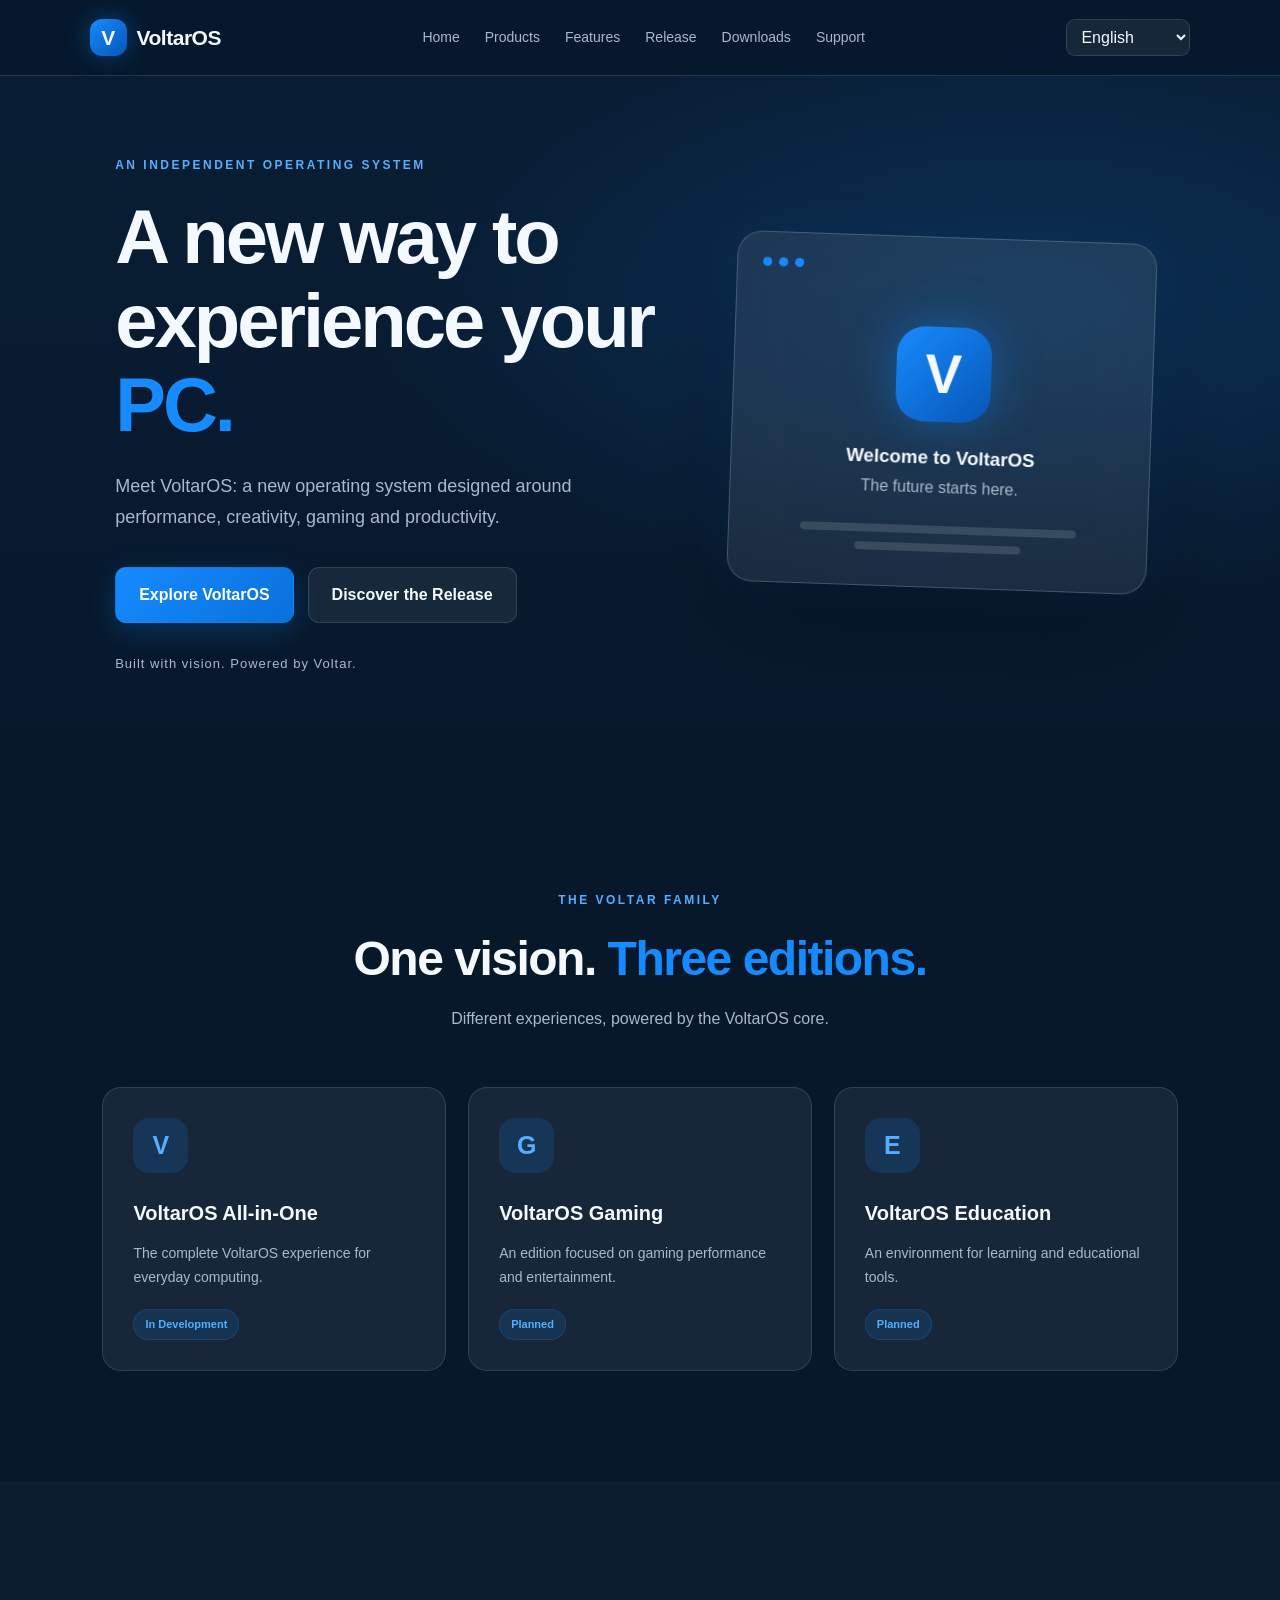
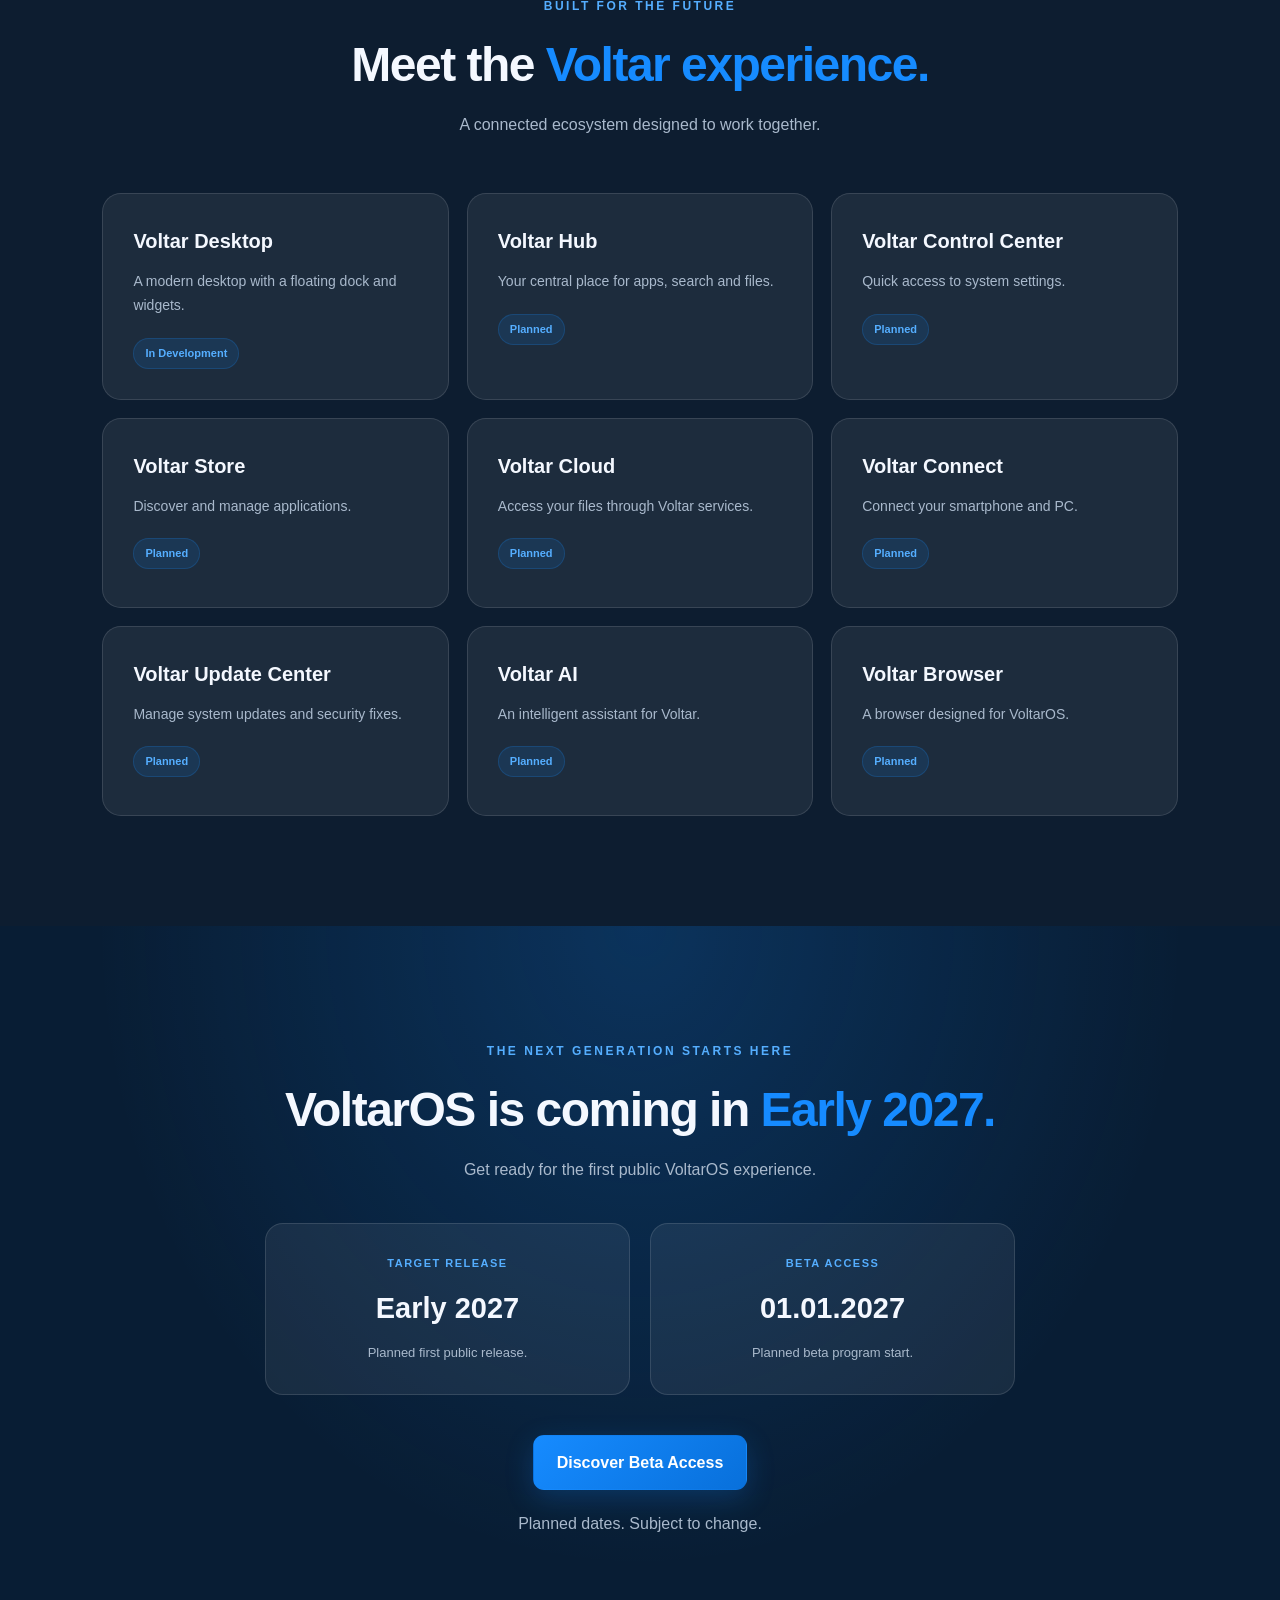
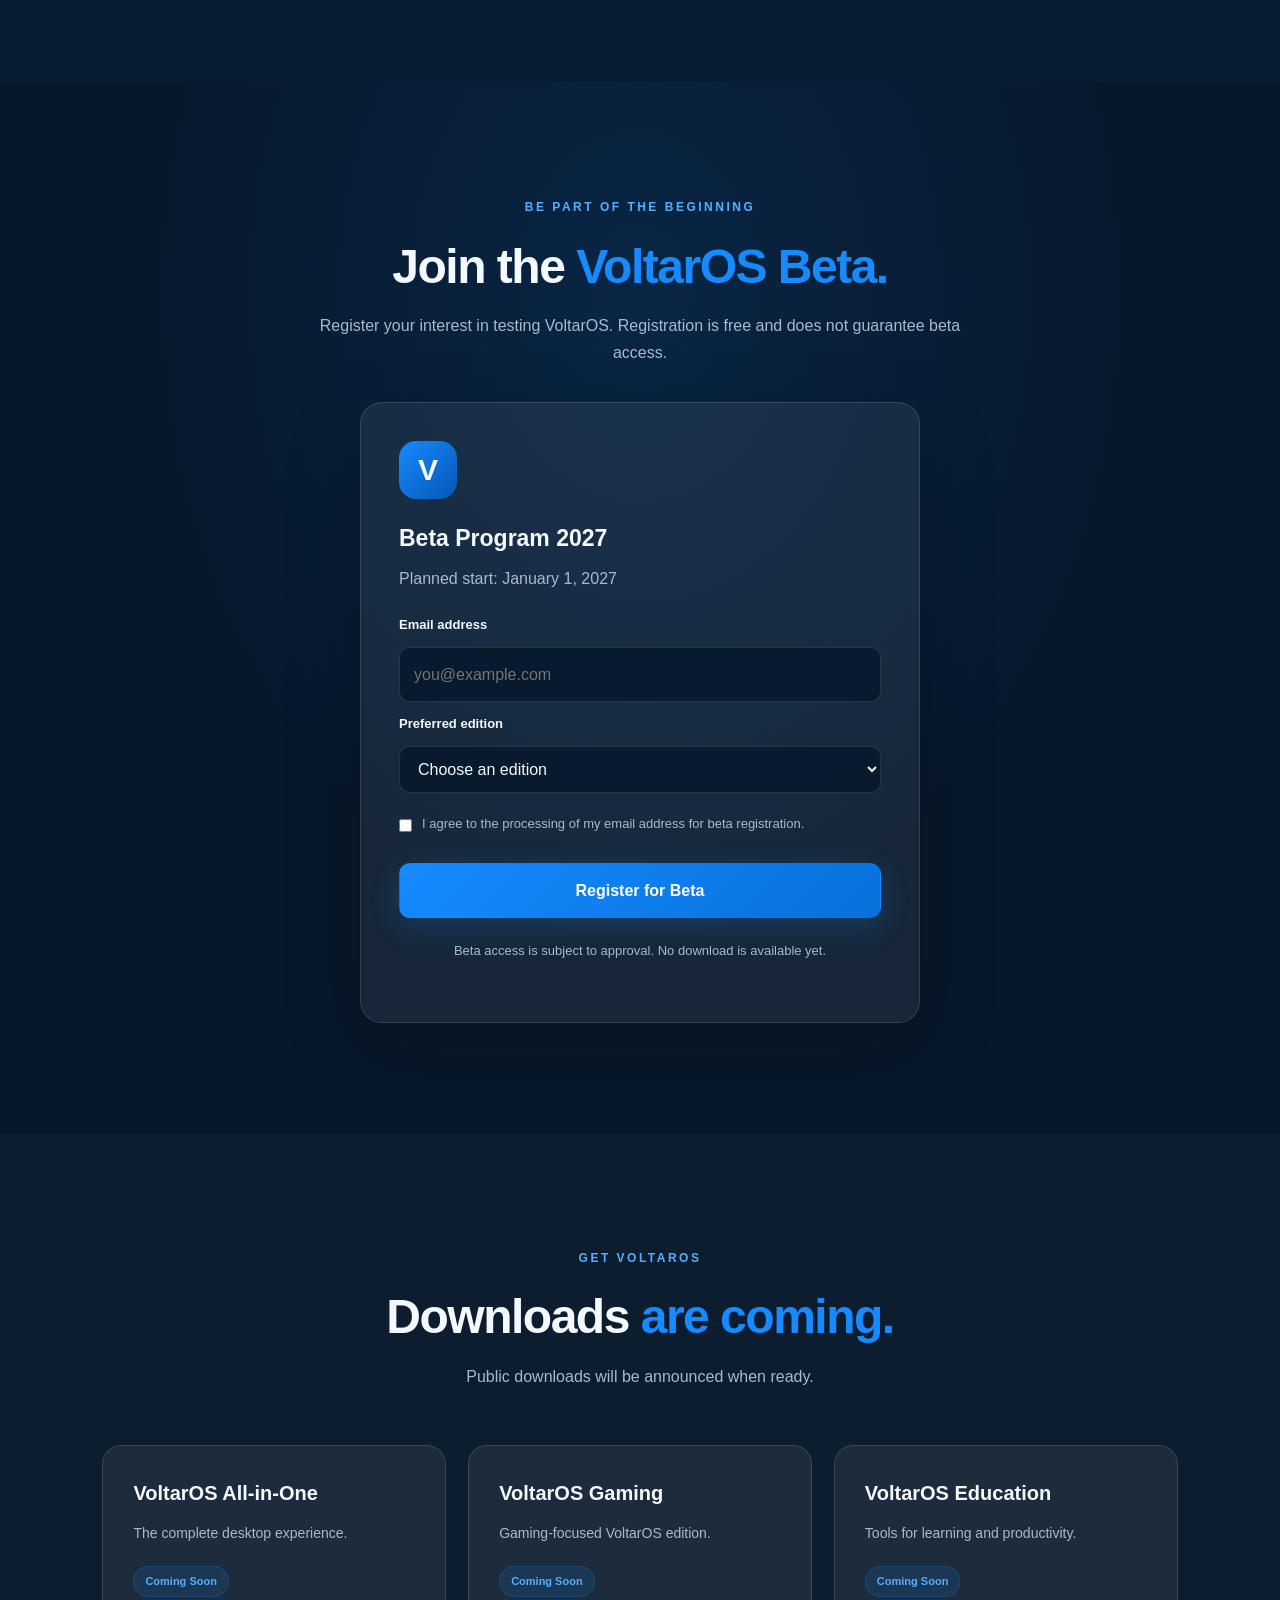
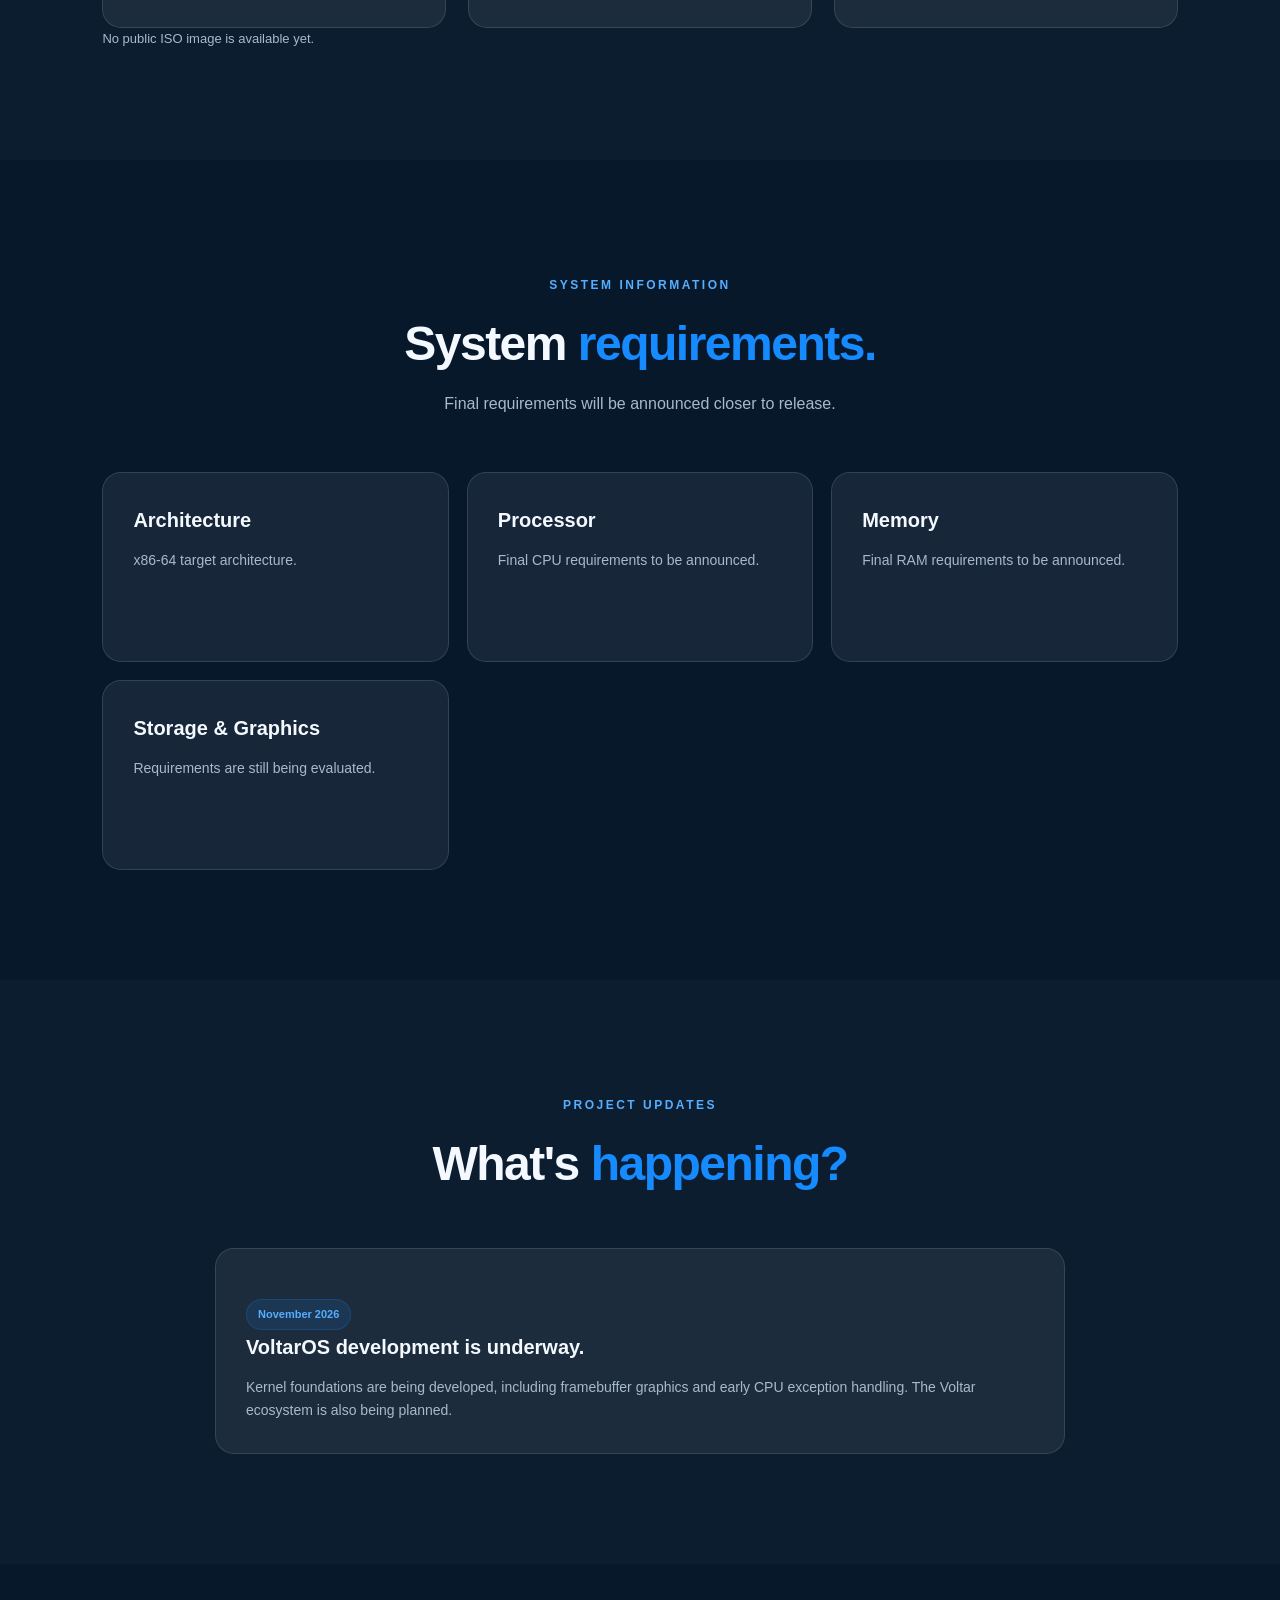
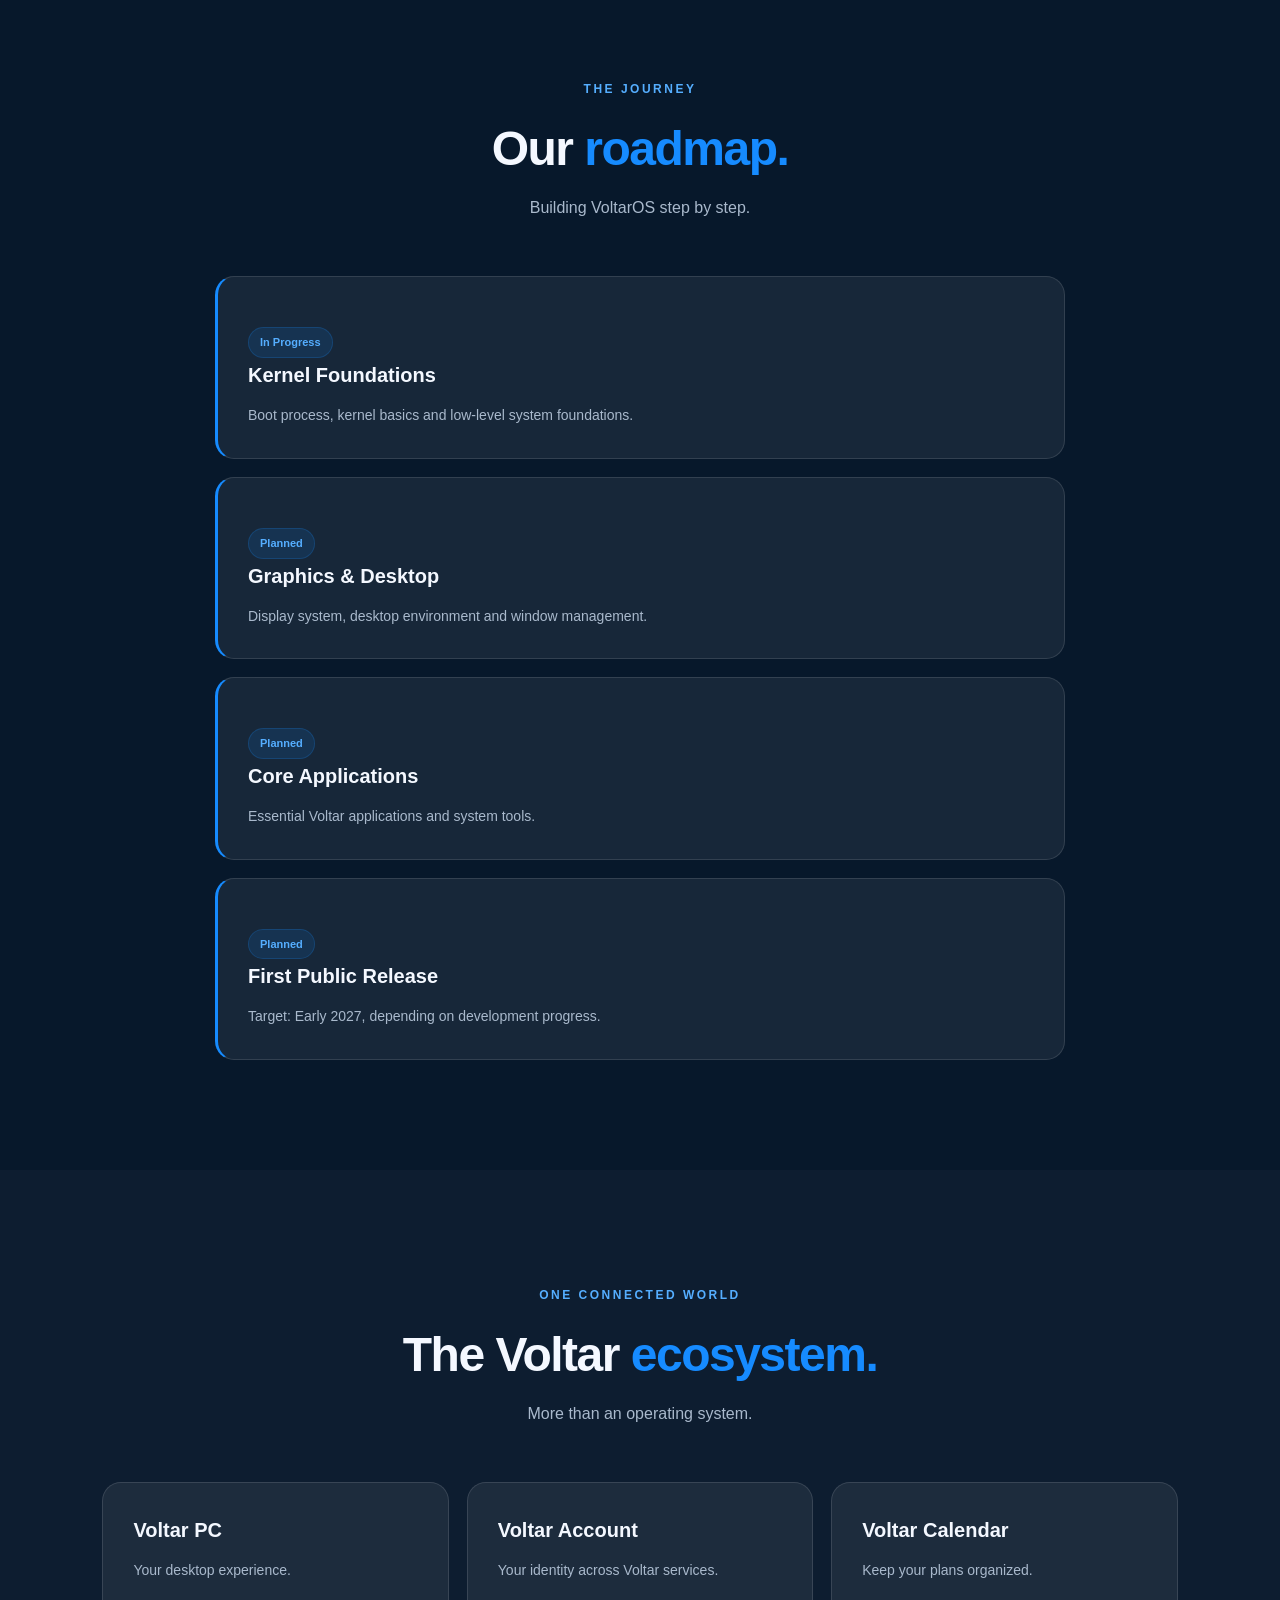
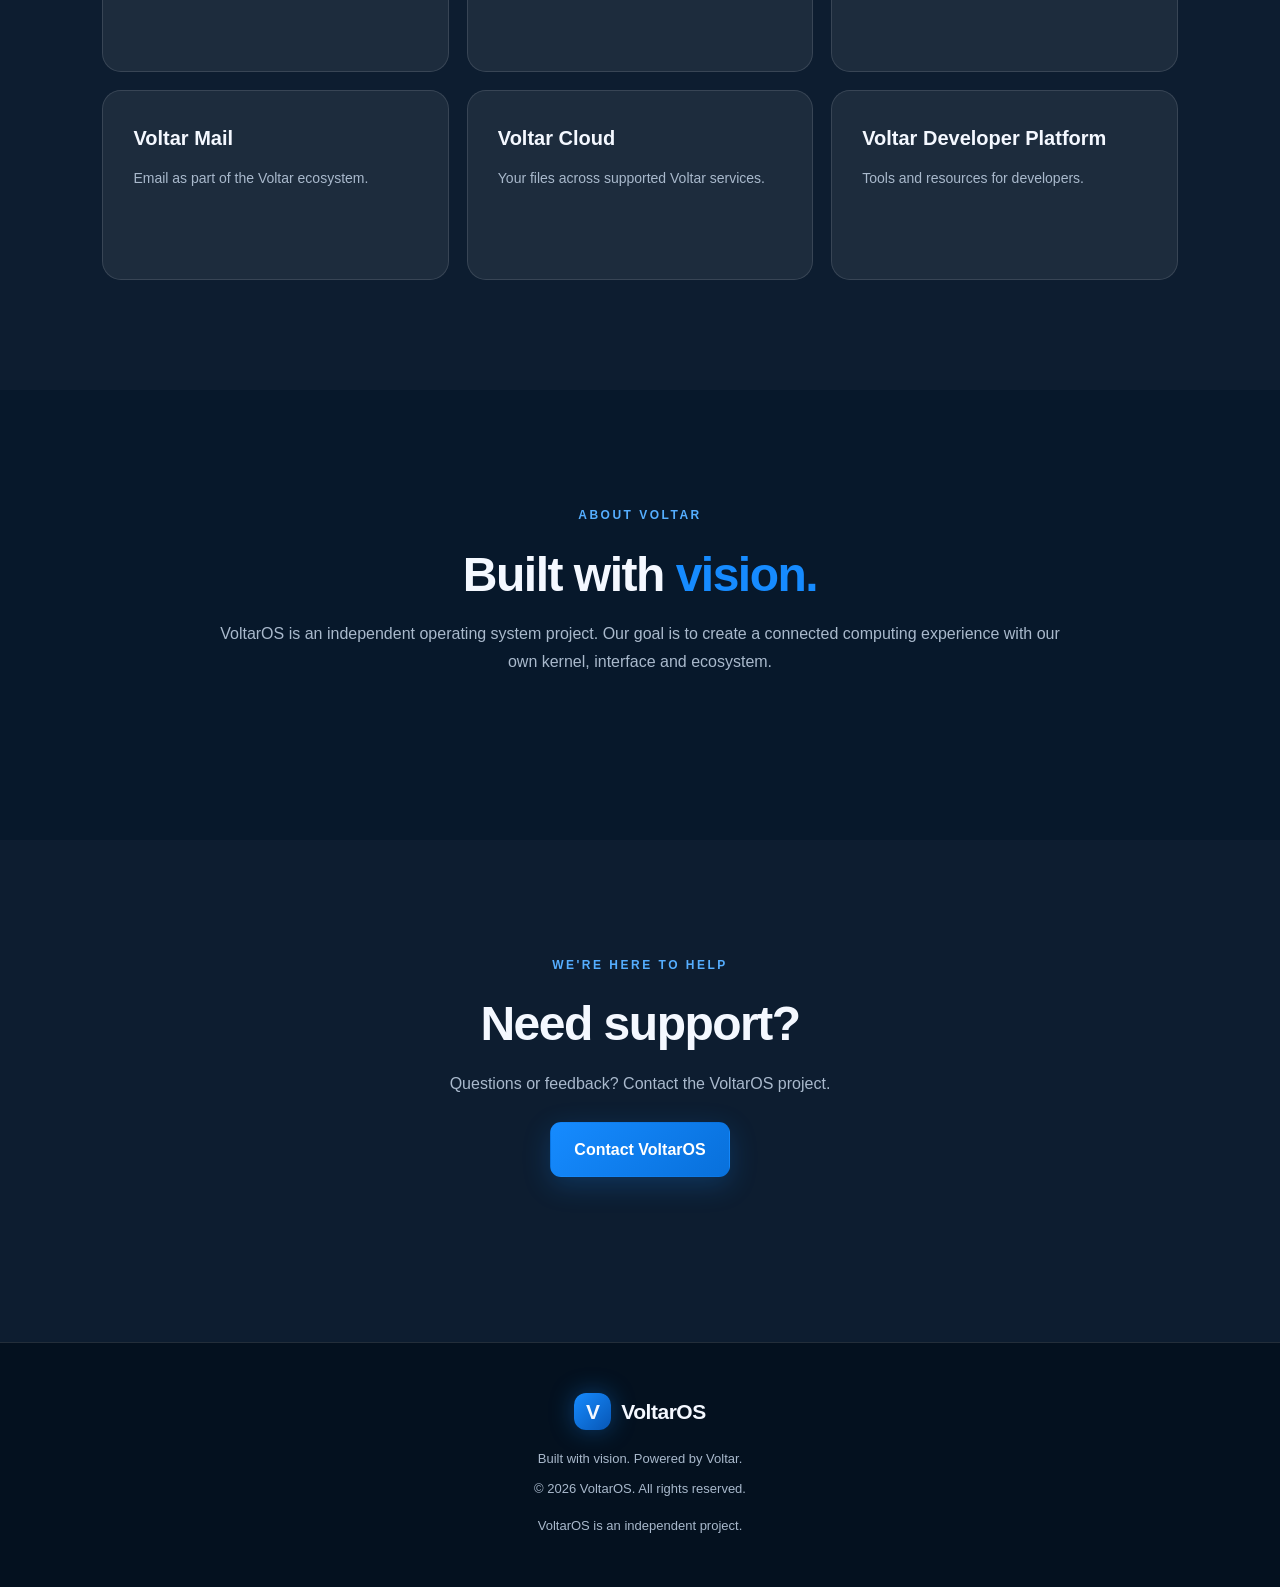
<file: index.html>
<!DOCTYPE html>
<html lang="en">
<head>
    <meta charset="UTF-8">
    <meta name="viewport" content="width=device-width, initial-scale=1.0">
    <meta name="theme-color" content="#07182B">
    <meta name="description" content="VoltarOS — A new way to experience your PC. An independent operating system built with vision.">
    <title>VoltarOS — A New Way to Experience Your PC</title>
    <link rel="stylesheet" href="style.css">
    <style>
        .website-check {
            position: absolute !important;
            left: -10000px !important;
            top: auto !important;
            width: 1px !important;
            height: 1px !important;
            overflow: hidden !important;
        }
    </style>
</head>
<body>

<header class="navbar">
    <a href="#home" class="logo">
        <span class="logo-mark">V</span>
        <span>VoltarOS</span>
    </a>

    <nav class="nav-links">
        <a href="#home" data-i18n="navHome">Home</a>
        <a href="#products" data-i18n="navProducts">Products</a>
        <a href="#features" data-i18n="navFeatures">Features</a>
        <a href="#release" data-i18n="navRelease">Release</a>
        <a href="#downloads" data-i18n="navDownloads">Downloads</a>
        <a href="#support" data-i18n="navSupport">Support</a>
    </nav>

    <select id="language" aria-label="Select language">
        <option value="en">English</option>
        <option value="de">Deutsch</option>
        <option value="fr">Français</option>
        <option value="es">Español</option>
        <option value="it">Italiano</option>
        <option value="nl">Nederlands</option>
        <option value="pl">Polski</option>
        <option value="tr">Türkçe</option>
        <option value="pt">Português</option>
        <option value="zh">中文</option>
    </select>
</header>

<main>
<section class="hero" id="home">
    <div class="hero-content">
        <span class="eyebrow" data-i18n="heroEyebrow">AN INDEPENDENT OPERATING SYSTEM</span>
        <h1>A new way to experience your <span>PC.</span></h1>
        <p data-i18n="heroText">Meet VoltarOS: a new operating system designed around performance, creativity, gaming and productivity.</p>
        <div class="hero-buttons">
            <a href="#products" class="button primary" data-i18n="heroButton1">Explore VoltarOS</a>
            <a href="#release" class="button secondary" data-i18n="heroButton2">Discover the Release</a>
        </div>
        <p class="hero-note">Built with vision. Powered by Voltar.</p>
    </div>
    <div class="hero-visual">
        <div class="glass-window">
            <div class="window-top"><span></span><span></span><span></span></div>
            <div class="window-logo">V</div>
            <h3>Welcome to VoltarOS</h3>
            <p>The future starts here.</p>
            <div class="visual-line"></div>
            <div class="visual-line short"></div>
        </div>
    </div>
</section>

<section class="section" id="products">
    <div class="section-heading">
        <span class="eyebrow">THE VOLTAR FAMILY</span>
        <h2>One vision. <span>Three editions.</span></h2>
        <p data-i18n="productsText">Different experiences, powered by the VoltarOS core.</p>
    </div>
    <div class="product-grid">
        <article class="product-card">
            <div class="product-icon">V</div>
            <h3>VoltarOS All-in-One</h3>
            <p data-i18n="allInOneText">The complete VoltarOS experience for everyday computing, creativity and productivity.</p>
            <span class="status">In Development</span>
        </article>
        <article class="product-card">
            <div class="product-icon">G</div>
            <h3>VoltarOS Gaming</h3>
            <p data-i18n="gamingText">An edition focused on gaming performance, game management and entertainment.</p>
            <span class="status">Planned</span>
        </article>
        <article class="product-card">
            <div class="product-icon">E</div>
            <h3>VoltarOS Education</h3>
            <p data-i18n="educationText">A focused environment for learning, schoolwork and educational tools.</p>
            <span class="status">Planned</span>
        </article>
    </div>
</section>

<section class="section alternate" id="features">
    <div class="section-heading">
        <span class="eyebrow">BUILT FOR THE FUTURE</span>
        <h2>Meet the <span>Voltar experience.</span></h2>
        <p data-i18n="featuresText">A connected ecosystem designed to work together.</p>
    </div>
    <div class="feature-grid">
        <article class="feature"><h3>Voltar Desktop</h3><p data-i18n="desktopText">A modern desktop with a floating dock, widgets and a clean workspace.</p><span class="status">In Development</span></article>
        <article class="feature"><h3>Voltar Hub</h3><p data-i18n="hubText">Your central place for apps, search, recent files and system information.</p><span class="status">Planned</span></article>
        <article class="feature"><h3>Voltar Control Center</h3><p data-i18n="controlText">Quick access to connectivity, brightness, sound and system settings.</p><span class="status">Planned</span></article>
        <article class="feature"><h3>Voltar Store</h3><p data-i18n="storeText">Discover and manage applications in one central place.</p><span class="status">Planned</span></article>
        <article class="feature"><h3>Voltar Cloud</h3><p data-i18n="cloudText">Your files and data, accessible across supported Voltar services.</p><span class="status">Planned</span></article>
        <article class="feature"><h3>Voltar Connect</h3><p data-i18n="connectText">Connect your smartphone and PC to share files, notifications and more.</p><span class="status">Planned</span></article>
        <article class="feature"><h3>Voltar Update Center</h3><p data-i18n="updateText">Manage system updates, improvements and security fixes.</p><span class="status">Planned</span></article>
        <article class="feature"><h3>Voltar AI</h3><p data-i18n="aiText">An intelligent assistant planned for the Voltar ecosystem.</p><span class="status">Planned</span></article>
        <article class="feature"><h3>Voltar Browser</h3><p data-i18n="browserText">A browser experience designed to fit naturally into VoltarOS.</p><span class="status">Planned</span></article>
    </div>
</section>

<section class="release-section" id="release">
    <span class="eyebrow">THE NEXT GENERATION STARTS HERE</span>
    <h2>VoltarOS is coming in <span>Early 2027.</span></h2>
    <p data-i18n="releaseText">The journey is underway. Get ready for the first public VoltarOS experience.</p>
    <div class="release-grid">
        <div class="release-card"><span class="release-label">TARGET RELEASE</span><strong>Early 2027</strong><p>Planned first public release.</p></div>
        <div class="release-card"><span class="release-label">BETA ACCESS</span><strong>01.01.2027</strong><p>Planned beta program start.</p></div>
    </div>
    <a href="#beta" class="button primary">Discover Beta Access</a>
    <p class="release-disclaimer" data-i18n="dateDisclaimer">Planned dates. Subject to development progress and change.</p>
</section>

<section class="beta-section" id="beta">
    <span class="eyebrow">BE PART OF THE BEGINNING</span>
    <h2>Join the <span>VoltarOS Beta.</span></h2>
    <p>Register your interest in testing VoltarOS. Registration is free and does not guarantee beta access.</p>
    <div class="beta-panel">
        <div class="beta-icon">V</div>
        <h3>Beta Program 2027</h3>
        <p>Planned start: January 1, 2027</p>
        <form class="beta-form"
              action="https://script.google.com/macros/s/AKfycbysBp0h8By5Gg73wOwy0x1uHvNVJ3k2yL1FTgL7Tc8C8nHAptUJlQqDr4Cx4dmURkYGrw/exec"
              method="POST"
              target="_blank">
            <div class="website-check" aria-hidden="true">
                <label for="beta-website">Leave this field empty</label>
                <input type="text" id="beta-website" name="website" tabindex="-1" autocomplete="off">
            </div>
            <label for="beta-email">Email address</label>
            <input type="email" id="beta-email" name="email" placeholder="you@example.com" required>
            <label for="beta-edition">Preferred edition</label>
            <select id="beta-edition" name="edition" required>
                <option value="">Choose an edition</option>
                <option value="All-in-One">VoltarOS All-in-One</option>
                <option value="Gaming">VoltarOS Gaming</option>
                <option value="Education">VoltarOS Education</option>
            </select>
            <label class="beta-consent">
                <input type="checkbox" name="consent" value="yes" required>
                I agree to the processing of my email address for beta registration.
            </label>
            <button type="submit" class="button primary">Register for Beta</button>
        </form>
        <p class="release-disclaimer">Beta access is subject to approval. No download is available yet.</p>
    </div>
</section>

<section class="section alternate" id="downloads">
    <div class="section-heading">
        <span class="eyebrow">GET VOLTAROS</span>
        <h2>Downloads <span>are coming.</span></h2>
        <p data-i18n="downloadsText">Public downloads will be announced when the system is ready.</p>
    </div>
    <div class="product-grid">
        <article class="product-card"><h3>VoltarOS All-in-One</h3><p>The complete desktop experience.</p><span class="status">Coming Soon</span></article>
        <article class="product-card"><h3>VoltarOS Gaming</h3><p>Gaming-focused VoltarOS edition.</p><span class="status">Coming Soon</span></article>
        <article class="product-card"><h3>VoltarOS Education</h3><p>Tools for learning and productivity.</p><span class="status">Coming Soon</span></article>
    </div>
    <p class="release-disclaimer" data-i18n="noIso">No public ISO image is available yet.</p>
</section>

<section class="section" id="requirements">
    <div class="section-heading">
        <span class="eyebrow">SYSTEM INFORMATION</span>
        <h2>System <span>requirements.</span></h2>
        <p>Final requirements will be announced closer to release.</p>
    </div>
    <div class="feature-grid">
        <article class="feature"><h3>Architecture</h3><p>x86-64 target architecture.</p></article>
        <article class="feature"><h3>Processor</h3><p>Final CPU requirements to be announced.</p></article>
        <article class="feature"><h3>Memory</h3><p>Final RAM requirements to be announced.</p></article>
        <article class="feature"><h3>Storage &amp; Graphics</h3><p>Requirements are still being evaluated.</p></article>
    </div>
</section>

<section class="section alternate" id="news">
    <div class="section-heading">
        <span class="eyebrow">PROJECT UPDATES</span>
        <h2>What's <span>happening?</span></h2>
    </div>
    <article class="news-card">
        <span class="status">November 2026</span>
        <h3>VoltarOS development is underway.</h3>
        <p>Kernel foundations are being developed, including framebuffer graphics and early CPU exception handling. The Voltar ecosystem is also being planned.</p>
    </article>
</section>

<section class="section" id="roadmap">
    <div class="section-heading">
        <span class="eyebrow">THE JOURNEY</span>
        <h2>Our <span>roadmap.</span></h2>
        <p>Building VoltarOS step by step.</p>
    </div>
    <div class="roadmap">
        <div class="roadmap-item"><span class="status">In Progress</span><h3>Kernel Foundations</h3><p>Boot process, kernel basics and low-level system foundations.</p></div>
        <div class="roadmap-item"><span class="status">Planned</span><h3>Graphics &amp; Desktop</h3><p>Display system, desktop environment and window management.</p></div>
        <div class="roadmap-item"><span class="status">Planned</span><h3>Core Applications</h3><p>Essential Voltar applications and system tools.</p></div>
        <div class="roadmap-item"><span class="status">Planned</span><h3>First Public Release</h3><p>Target: Early 2027, depending on development progress.</p></div>
    </div>
</section>

<section class="section alternate" id="ecosystem">
    <div class="section-heading">
        <span class="eyebrow">ONE CONNECTED WORLD</span>
        <h2>The Voltar <span>ecosystem.</span></h2>
        <p>More than an operating system.</p>
    </div>
    <div class="feature-grid">
        <article class="feature"><h3>Voltar PC</h3><p>Your desktop experience.</p></article>
        <article class="feature"><h3>Voltar Account</h3><p>Your identity across Voltar services.</p></article>
        <article class="feature"><h3>Voltar Calendar</h3><p>Keep your plans organized.</p></article>
        <article class="feature"><h3>Voltar Mail</h3><p>Email as part of the Voltar ecosystem.</p></article>
        <article class="feature"><h3>Voltar Cloud</h3><p>Your files across supported Voltar services.</p></article>
        <article class="feature"><h3>Voltar Developer Platform</h3><p>Tools and resources for developers.</p></article>
    </div>
</section>

<section class="section" id="about">
    <div class="section-heading">
        <span class="eyebrow">ABOUT VOLTAR</span>
        <h2>Built with <span>vision.</span></h2>
        <p>VoltarOS is an independent operating system project. Our goal is to create a connected computing experience with our own kernel, interface and ecosystem.</p>
    </div>
</section>

<section class="section alternate" id="support">
    <div class="section-heading">
        <span class="eyebrow">WE'RE HERE TO HELP</span>
        <h2 data-i18n="supportTitle">Need support?</h2>
        <p data-i18n="supportText">Questions, feedback or ideas? Get in touch with the VoltarOS project.</p>
        <a href="mailto:voltaros@gmail.com" class="button primary">Contact VoltarOS</a>
    </div>
</section>
</main>

<footer class="footer">
    <a href="#home" class="logo"><span class="logo-mark">V</span><span>VoltarOS</span></a>
    <p>Built with vision. Powered by Voltar.</p>
    <p>© 2026 VoltarOS. All rights reserved.</p>
    <p class="release-disclaimer" data-i18n="footerNote">VoltarOS is an independent project. Features and dates are subject to change.</p>
</footer>

<script src="script.js"></script>
</body>
</html>
</file>
<file: style.css>
:root {
    --navy: #07182B;
    --navy-light: #0B2340;
    --blue: #168BFF;
    --blue-light: #55AEFF;
    --white: #F4F8FF;
    --muted: #A9B9CC;
    --glass: rgba(255, 255, 255, 0.065);
    --border: rgba(255, 255, 255, 0.12);
}

* {
    margin: 0;
    padding: 0;
    box-sizing: border-box;
}

html {
    scroll-behavior: smooth;
    scroll-padding-top: 100px;
}

body {
    background: var(--navy);
    color: var(--white);
    font-family: "Segoe UI", Arial, sans-serif;
    line-height: 1.7;
    overflow-x: hidden;
}

a {
    color: inherit;
    text-decoration: none;
}

button,
input,
select {
    font: inherit;
}

/* NAVIGATION */

.navbar {
    position: fixed;
    top: 0;
    left: 0;
    width: 100%;
    min-height: 76px;
    padding: 14px 7%;
    display: flex;
    align-items: center;
    justify-content: space-between;
    gap: 25px;
    background: rgba(7, 24, 43, 0.82);
    backdrop-filter: blur(22px);
    -webkit-backdrop-filter: blur(22px);
    border-bottom: 1px solid var(--border);
    z-index: 1000;
}

.logo {
    display: flex;
    align-items: center;
    gap: 10px;
    font-size: 21px;
    font-weight: 800;
    letter-spacing: -0.5px;
    white-space: nowrap;
}

.logo-mark {
    width: 37px;
    height: 37px;
    display: grid;
    place-items: center;
    background: linear-gradient(135deg, var(--blue), #0756B5);
    border-radius: 12px;
    box-shadow: 0 0 24px rgba(22, 139, 255, 0.35);
}

.nav-links {
    display: flex;
    align-items: center;
    gap: 25px;
}

.nav-links a {
    color: var(--muted);
    font-size: 14px;
    transition: color 0.2s ease;
}

.nav-links a:hover {
    color: var(--blue-light);
}

#language {
    color: var(--white);
    background: var(--glass);
    border: 1px solid var(--border);
    border-radius: 9px;
    padding: 8px 10px;
    cursor: pointer;
}

#language option {
    background: var(--navy);
}

/* HERO */

.hero {
    min-height: 760px;
    padding: 150px 9% 100px;
    display: grid;
    grid-template-columns: 1.1fr 0.9fr;
    align-items: center;
    gap: 60px;
    background:
        radial-gradient(ellipse at 80% 40%, rgba(22, 139, 255, 0.19), transparent 45%),
        linear-gradient(180deg, #091E35, var(--navy));
}

.hero-content {
    max-width: 700px;
}

.eyebrow {
    display: inline-block;
    color: var(--blue-light);
    font-size: 12px;
    font-weight: 800;
    letter-spacing: 2.5px;
    margin-bottom: 20px;
}

.hero h1 {
    font-size: clamp(42px, 6vw, 76px);
    line-height: 1.1;
    letter-spacing: -3px;
    margin-bottom: 25px;
}

.hero h1 span,
.section-heading h2 span,
.release-section h2 span,
.beta-section h2 span {
    color: var(--blue);
}

.hero-content > p {
    color: var(--muted);
    font-size: 18px;
    max-width: 570px;
}

.hero-buttons {
    display: flex;
    flex-wrap: wrap;
    gap: 14px;
    margin-top: 35px;
}

.button {
    display: inline-flex;
    align-items: center;
    justify-content: center;
    padding: 13px 23px;
    border-radius: 11px;
    font-weight: 700;
    border: 1px solid transparent;
    cursor: pointer;
    transition: transform 0.2s ease, box-shadow 0.2s ease;
}

.button:hover {
    transform: translateY(-3px);
}

.button.primary {
    background: linear-gradient(135deg, var(--blue), #0870DB);
    color: white;
    box-shadow: 0 8px 28px rgba(22, 139, 255, 0.22);
}

.button.primary:hover {
    box-shadow: 0 12px 35px rgba(22, 139, 255, 0.4);
}

.button.secondary {
    border-color: var(--border);
    background: var(--glass);
}

.hero-note {
    margin-top: 30px;
    font-size: 13px !important;
    letter-spacing: 1px;
}

.hero-visual {
    display: flex;
    justify-content: center;
    align-items: center;
    min-width: 0;
}

.glass-window {
    width: min(100%, 420px);
    min-height: 350px;
    padding: 25px;
    text-align: center;
    background: rgba(255, 255, 255, 0.075);
    border: 1px solid rgba(255, 255, 255, 0.19);
    border-radius: 25px;
    backdrop-filter: blur(25px);
    box-shadow: 0 30px 100px rgba(0, 0, 0, 0.3),
                0 0 60px rgba(22, 139, 255, 0.1);
    transform: rotate(2deg);
}

.window-top {
    display: flex;
    gap: 7px;
}

.window-top span {
    width: 9px;
    height: 9px;
    background: var(--blue);
    border-radius: 50%;
}

.window-logo {
    width: 95px;
    height: 95px;
    display: grid;
    place-items: center;
    margin: 55px auto 20px;
    border-radius: 28px;
    background: linear-gradient(135deg, var(--blue), #0756B5);
    font-size: 55px;
    font-weight: 900;
    box-shadow: 0 0 50px rgba(22, 139, 255, 0.4);
}

.glass-window p {
    color: var(--muted);
}

.visual-line {
    height: 8px;
    width: 75%;
    margin: 25px auto 10px;
    border-radius: 10px;
    background: rgba(255, 255, 255, 0.13);
}

.visual-line.short {
    width: 45%;
    margin-top: 10px;
}

/* GENERAL SECTIONS */

.section {
    padding: 110px 8%;
}

.section.alternate {
    background: rgba(255, 255, 255, 0.025);
}

.section-heading {
    max-width: 750px;
    margin: 0 auto 55px;
    text-align: center;
}

.section-heading h2,
.release-section h2,
.beta-section h2 {
    font-size: clamp(32px, 4vw, 48px);
    line-height: 1.2;
    letter-spacing: -1.5px;
    margin-bottom: 17px;
}

.section-heading p,
.release-section > p,
.beta-section > p {
    color: var(--muted);
    font-size: 16px;
}

/* PRODUCTS */

.product-grid {
    display: grid;
    grid-template-columns: repeat(3, minmax(0, 1fr));
    gap: 22px;
}

.product-card,
.feature,
.news-card,
.roadmap-item {
    padding: 30px;
    background: var(--glass);
    border: 1px solid var(--border);
    border-radius: 19px;
    transition: transform 0.25s ease, border-color 0.25s ease;
}

.product-card:hover,
.feature:hover,
.news-card:hover {
    transform: translateY(-6px);
    border-color: rgba(22, 139, 255, 0.55);
}

.product-icon {
    width: 55px;
    height: 55px;
    display: grid;
    place-items: center;
    border-radius: 16px;
    background: rgba(22, 139, 255, 0.15);
    color: var(--blue-light);
    font-size: 25px;
    font-weight: 900;
    margin-bottom: 23px;
}

.product-card h3,
.feature h3,
.news-card h3,
.roadmap-item h3 {
    font-size: 20px;
    margin-bottom: 12px;
}

.product-card p,
.feature p,
.news-card p,
.roadmap-item p {
    color: var(--muted);
    font-size: 14px;
}

/* STATUS */

.status {
    display: inline-block;
    margin-top: 20px;
    padding: 5px 11px;
    color: var(--blue-light);
    background: rgba(22, 139, 255, 0.12);
    border: 1px solid rgba(22, 139, 255, 0.2);
    border-radius: 30px;
    font-size: 11px;
    font-weight: 700;
}

/* FEATURES */

.feature-grid {
    display: grid;
    grid-template-columns: repeat(3, minmax(0, 1fr));
    gap: 18px;
}

.feature {
    min-height: 190px;
}

/* RELEASE */

.release-section {
    padding: 110px 8%;
    text-align: center;
    background:
        radial-gradient(ellipse at 50% 0%, rgba(22, 139, 255, 0.2), transparent 60%),
        #081D34;
}

.release-section > p {
    max-width: 650px;
    margin: 0 auto 35px;
}

.release-grid {
    max-width: 750px;
    margin: 40px auto;
    display: grid;
    grid-template-columns: repeat(2, minmax(0, 1fr));
    gap: 20px;
}

.release-card {
    padding: 30px;
    background: var(--glass);
    border: 1px solid var(--border);
    border-radius: 18px;
}

.release-label {
    display: block;
    color: var(--blue-light);
    font-size: 11px;
    font-weight: 800;
    letter-spacing: 1.5px;
    margin-bottom: 12px;
}

.release-card strong {
    display: block;
    font-size: 29px;
    margin-bottom: 8px;
}

.release-card p,
.release-disclaimer {
    color: var(--muted);
    font-size: 13px;
}

.release-section > .button {
    margin-bottom: 20px;
}

/* BETA */

.beta-section {
    padding: 110px 8%;
    text-align: center;
    background:
        radial-gradient(ellipse at 50% 20%, rgba(22, 139, 255, 0.12), transparent 55%),
        var(--navy);
}

.beta-section > p {
    max-width: 650px;
    margin: 0 auto 35px;
}

.beta-panel {
    max-width: 560px;
    margin: 0 auto;
    padding: 38px;
    text-align: left;
    background: rgba(255, 255, 255, 0.065);
    border: 1px solid var(--border);
    border-radius: 22px;
    box-shadow: 0 25px 80px rgba(0, 0, 0, 0.2);
}

.beta-icon {
    width: 58px;
    height: 58px;
    display: grid;
    place-items: center;
    margin-bottom: 20px;
    border-radius: 17px;
    background: linear-gradient(135deg, var(--blue), #0756B5);
    font-size: 30px;
    font-weight: 900;
}

.beta-panel h3 {
    font-size: 23px;
    margin-bottom: 7px;
}

.beta-panel > p {
    color: var(--muted);
    margin-bottom: 22px;
}

.beta-form {
    display: flex;
    flex-direction: column;
    gap: 11px;
}

.beta-form label {
    font-size: 13px;
    font-weight: 700;
}

.beta-form input[type="email"],
.beta-form select {
    width: 100%;
    padding: 13px 14px;
    color: var(--white);
    background: rgba(7, 24, 43, 0.85);
    border: 1px solid var(--border);
    border-radius: 10px;
    outline: none;
}

.beta-form input[type="email"]:focus,
.beta-form select:focus {
    border-color: var(--blue);
    box-shadow: 0 0 0 3px rgba(22, 139, 255, 0.13);
}

.beta-form select option {
    background: var(--navy);
    color: var(--white);
}

.beta-consent {
    display: flex;
    align-items: flex-start;
    gap: 10px;
    margin: 10px 0;
    color: var(--muted);
    font-weight: 400 !important;
    line-height: 1.5;
}

.beta-consent input {
    margin-top: 5px;
    accent-color: var(--blue);
}

.beta-form button {
    width: 100%;
    margin-top: 8px;
}

.beta-panel .release-disclaimer {
    margin-top: 22px;
    text-align: center;
}

/* NEWS */

.news-card {
    max-width: 850px;
    margin: 0 auto;
}

/* ROADMAP */

.roadmap {
    max-width: 850px;
    margin: 0 auto;
    display: grid;
    gap: 18px;
}

.roadmap-item {
    border-left: 3px solid var(--blue);
}

/* ABOUT AND SUPPORT */

#about .section-heading {
    max-width: 850px;
}

#support .button {
    margin-top: 25px;
}

/* FOOTER */

.footer {
    padding: 50px 8%;
    text-align: center;
    background: #04111F;
    border-top: 1px solid var(--border);
}

.footer .logo {
    justify-content: center;
    margin-bottom: 18px;
}

.footer p {
    color: var(--muted);
    font-size: 13px;
    margin-top: 8px;
}

.footer .release-disclaimer {
    max-width: 650px;
    margin: 15px auto 0;
}

/* SCROLL ANIMATIONS */

.reveal {
    opacity: 0;
    transform: translateY(25px);
    transition: opacity 0.7s ease, transform 0.7s ease;
}

.reveal.visible {
    opacity: 1;
    transform: translateY(0);
}

/* RESPONSIVE DESIGN */

@media (max-width: 1050px) {
    .navbar {
        padding-left: 4%;
        padding-right: 4%;
    }

    .nav-links {
        gap: 13px;
    }

    .nav-links a {
        font-size: 12px;
    }

    .hero {
        padding-left: 6%;
        padding-right: 6%;
    }
}

@media (max-width: 800px) {
    .navbar {
        position: absolute;
        flex-wrap: wrap;
        justify-content: center;
    }

    .nav-links {
        order: 3;
        width: 100%;
        justify-content: center;
        flex-wrap: wrap;
        gap: 12px 18px;
    }

    .hero {
        grid-template-columns: 1fr;
        text-align: center;
        padding-top: 190px;
    }

    .hero-content {
        margin: 0 auto;
    }

    .hero-buttons {
        justify-content: center;
    }

    .hero-visual {
        margin-top: 20px;
    }

    .product-grid,
    .feature-grid {
        grid-template-columns: repeat(2, minmax(0, 1fr));
    }
}

@media (max-width: 550px) {
    .section,
    .release-section,
    .beta-section {
        padding: 75px 6%;
    }

    .product-grid,
    .feature-grid,
    .release-grid {
        grid-template-columns: 1fr;
    }

    .hero h1 {
        letter-spacing: -1.5px;
    }

    .beta-panel {
        padding: 25px 20px;
    }

    .navbar {
        gap: 12px;
    }

    .nav-links {
        gap: 10px 14px;
    }

    .nav-links a {
        font-size: 11px;
    }
}

/* ACCESSIBILITY */

@media (prefers-reduced-motion: reduce) {
    *,
    *::before,
    *::after {
        scroll-behavior: auto !important;
        animation-duration: 0.01ms !important;
        transition-duration: 0.01ms !important;
    }
}
</file>
